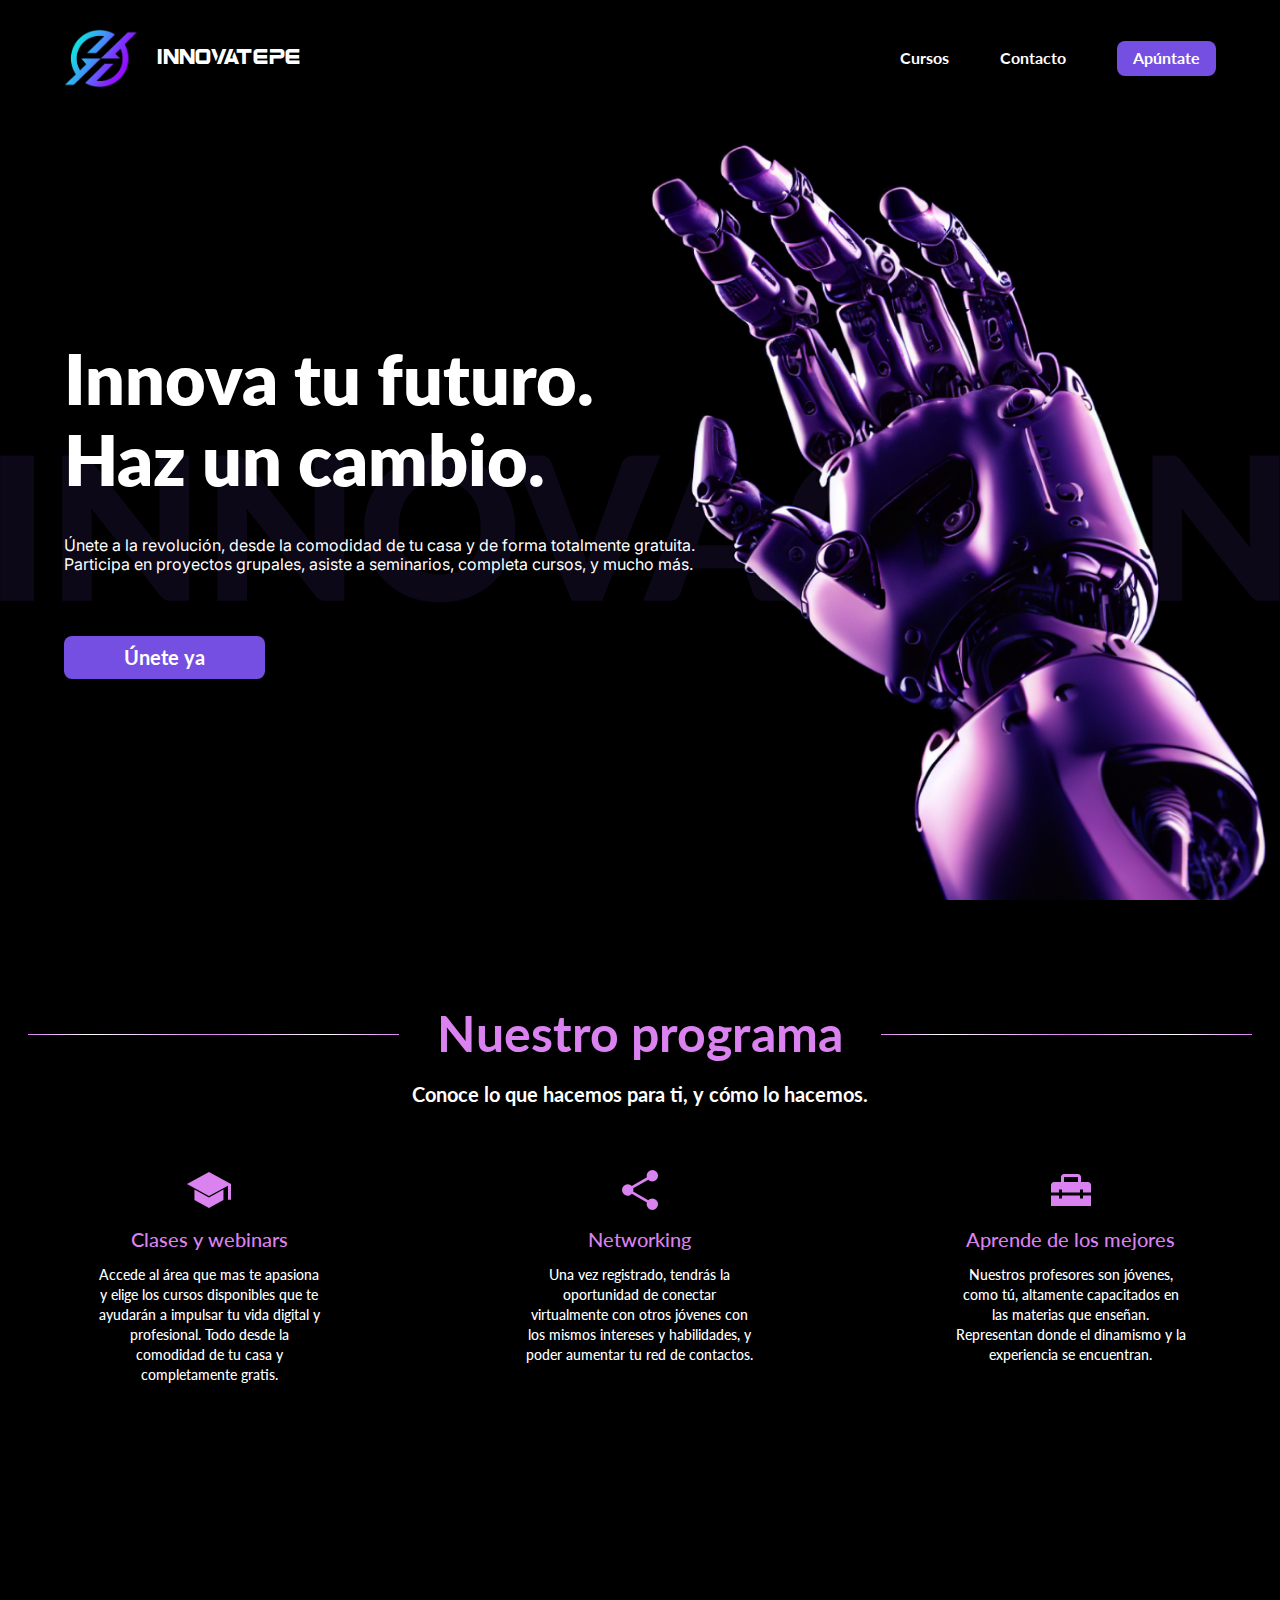
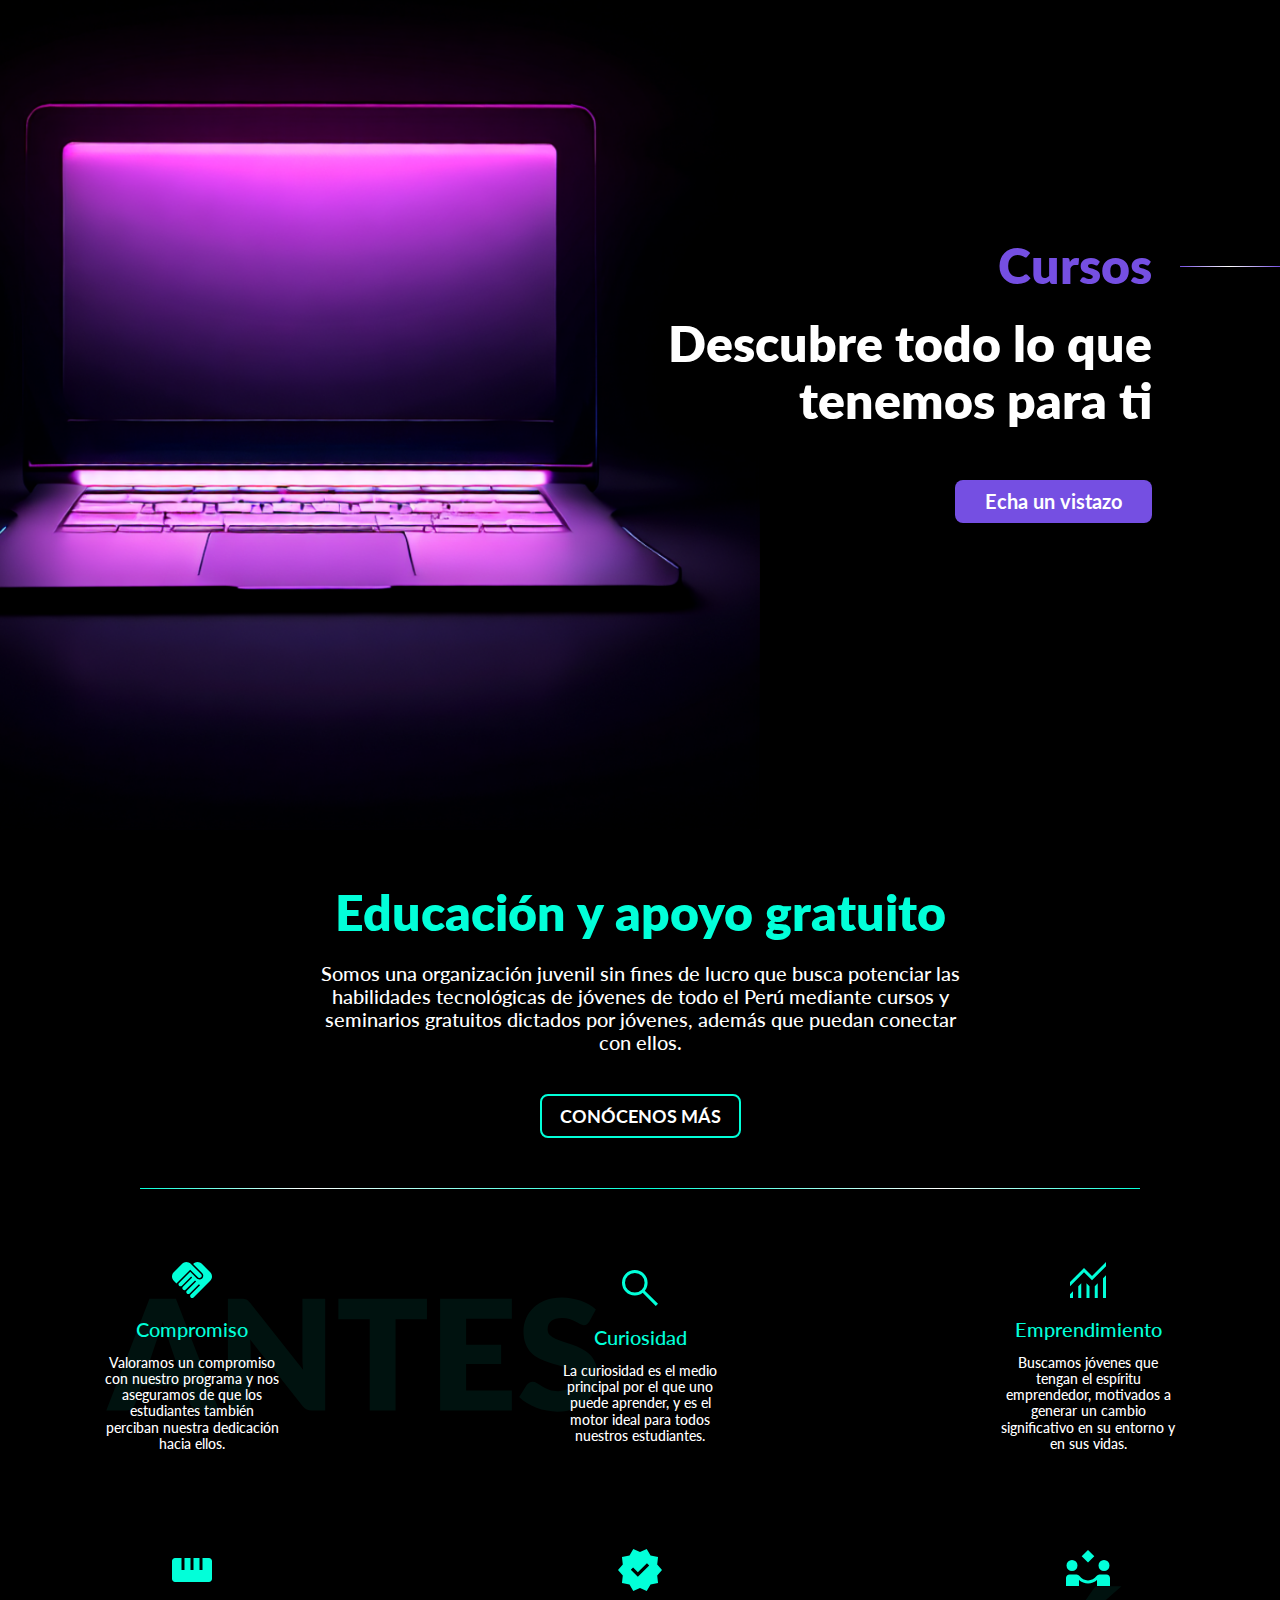
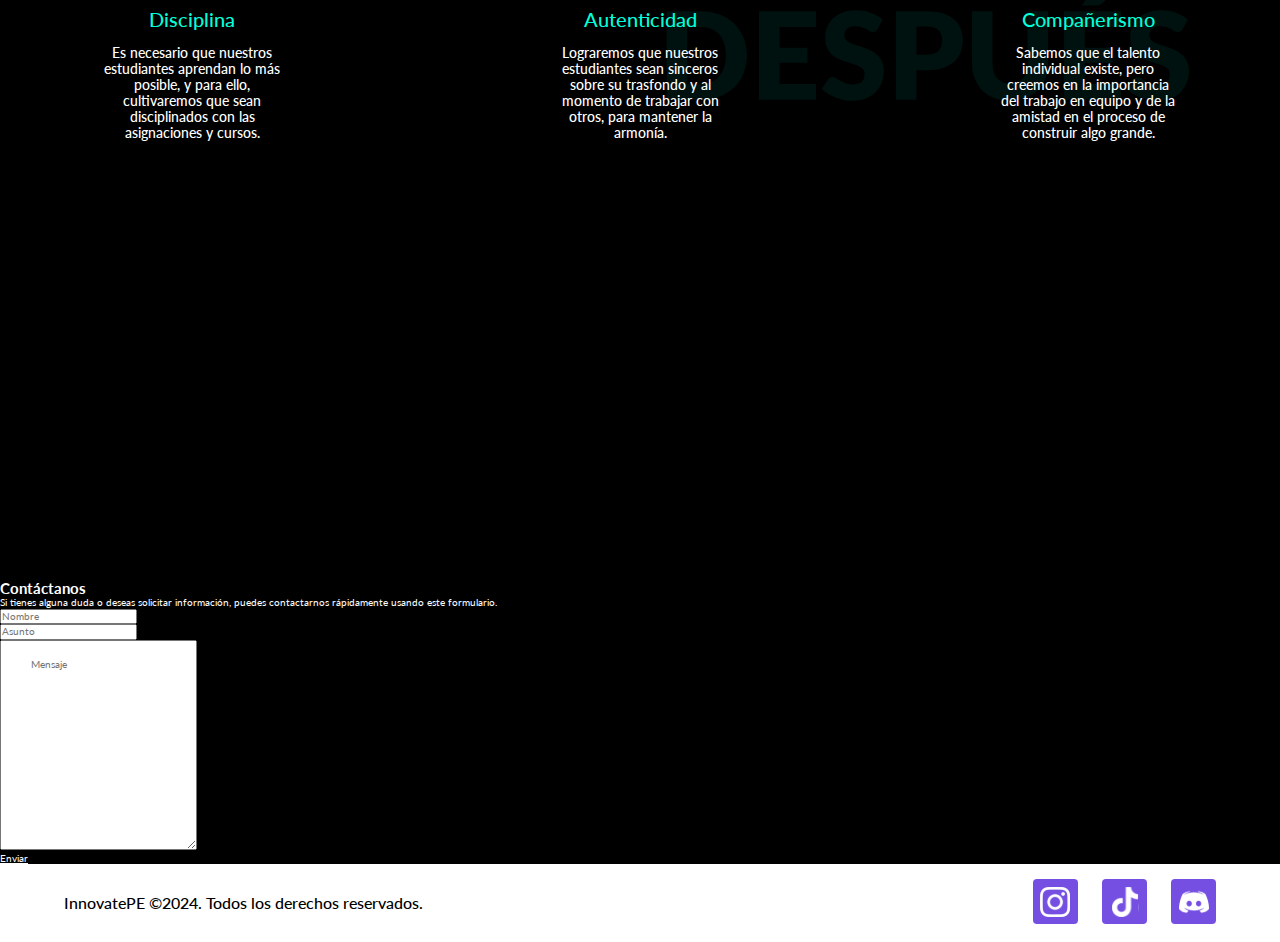
<file: index.html>
<!DOCTYPE html>
<html lang="es">
<head>
    <meta name="title" content="InnovatePE | Potencia tus habilidades digitales y ábrete paso en este nuevo mundo">
    <meta name="description" content="InnovatePE es una organización juvenil sin fines de lucro que busca ayudar a jóvenes de entre 12 y 21 años a desarrollar tempranamente sus habilidades digitales y tecnológicas, con el propósito de que sean más competitivos en el mercado laboral o en su entorno académico.">
    <meta name="og:title" content="InnovatePE | Potencia tus habilidades digitales y ábrete paso en este nuevo mundo">
    <meta name="og:description" content="InnovatePE es una organización juvenil sin fines de lucro que busca ayudar a jóvenes de entre 12 y 21 años a desarrollar tempranamente sus habilidades digitales y tecnológicas, con el propósito de que sean más competitivos en el mercado laboral o en su entorno académico.">
    <meta charset="UTF-8">
    <meta name="robots" content="index" />
    <meta name="googlebot" content="index" />
    <meta name="googlebot-news" content="index" />
    <meta name="slurp" content="index" />
    <meta name="viewport" content="width=device-width, initial-scale=1.0">
    <link rel="stylesheet" href="./css/reusables/reset.css">
    <link rel="stylesheet" href="./css/landing.css">
    <link rel="stylesheet" href="./css/reusables/navbar.css">
    <link rel="stylesheet" href="./css/reusables/footer.css">
    <link rel="icon" href="./res/icon-innovatepe.png">
    <style>
        @import url('https://fonts.googleapis.com/css2?family=Inter:wght@100;200;300;400;500;600;700;800;900&family=Lato:ital,wght@0,100;0,300;0,400;0,700;0,900;1,100;1,300;1,400;1,700;1,900&display=swap');
    </style>
    <title>InnovatePE | Potencia tus habilidades tecnológicas gratis</title>
</head>
<body>
    <header>
        <div class="left">
            <img src="./res/logo-innovatepe.png" alt="InnovatePE Logo">
            <h1>Innovatepe</h1>
        </div>
        <nav>
            <a href="./cursos.html">Cursos</a>
            <a href="#contacto-section">Contacto</a>
            <a target="_blank" class="highlighted" href="https://innovatepe.thinkific.com/courses/innovatepe">Apúntate</a>
            <div class="burger burger1">
                <div></div>
            </div>
            <div class="dropdown-content">
                <a href="./cursos.html">
                    <div class="svg-holder">
                        <svg xmlns="http://www.w3.org/2000/svg" height="48" viewBox="0 -960 960 960" width="48"><path d="M343-420h225v-60H343v60Zm0-90h395v-60H343v60Zm0-90h395v-60H343v60Zm-83 400q-24 0-42-18t-18-42v-560q0-24 18-42t42-18h560q24 0 42 18t18 42v560q0 24-18 42t-42 18H260ZM140-80q-24 0-42-18t-18-42v-620h60v620h620v60H140Z"/></svg>
                    </div>
                    Cursos
                </a>
                <a href="#contacto-section">
                    <div class="svg-holder">
                        <svg xmlns="http://www.w3.org/2000/svg" height="48" viewBox="0 -960 960 960" width="48"><path d="M120-160v-245l302-75-302-77v-243l760 320-760 320Z"/></svg>
                    </div>
                    Contacto
                </a>
                <a target="_blank" href="https://innovatepe.thinkific.com/courses/innovatepe">
                    <div class="svg-holder">
                        <svg xmlns="http://www.w3.org/2000/svg" height="48" viewBox="0 -960 960 960" width="48"><path d="M180-12q-24 0-42-18t-18-42v-600q0-24 18-42t42-18h405L300-446v254h254l286-288v408q0 24-18 42t-42 18H180Zm180-240v-170l302-302 171 168-303 304H360Zm516-347L705-767l57-57q17-17 42.5-17t42.5 18l84 85q17 18 17 42.5T930-654l-54 55Z"/></svg>
                    </div>
                    Apúntate
                </a>
            </div>
        </nav>
    </header>

    <section class="hero-section">
        <div class="text-container">
            <h2>Innova tu futuro.<br>Haz un cambio.</h2>
            <p>Únete a la revolución, desde la comodidad de tu casa y de forma totalmente gratuita. Participa en proyectos grupales, asiste a seminarios, completa cursos, y mucho más.</p>
            <a href="https://innovatepe.thinkific.com/courses/innovatepe">Únete ya</a>
        </div>
    </section>

    <section class="program-section">
        <div class="lined-heading">
            <div class="heading-line"></div>
            <h2>Nuestro programa</h2>
            <div class="heading-line"></div>
        </div>
        <p>Conoce lo que hacemos para ti, y cómo lo hacemos.</p>
        <div class="program-container">
            <div class="program-content">
                <img src="./res/icons/landing/class-icon.svg" alt="education icon">
                <h4>Clases y webinars</h4>
                <p>Accede al área que mas te apasiona y elige los cursos disponibles que te ayudarán a impulsar tu vida digital y profesional. Todo desde la comodidad de tu casa y completamente gratis.</p>
            </div>
            <div class="program-content">
                <img src="./res/icons/landing/share-icon.svg" alt="share icon">
                <h4>Networking</h4>
                <p>Una vez registrado, tendrás la oportunidad de conectar virtualmente con otros jóvenes con los mismos intereses y habilidades, y poder aumentar tu red de contactos.</p>
            </div>
            <div class="program-content">
                <img src="./res/icons/landing/work-icon.svg" alt="work icon">
                <h4>Aprende de los mejores</h4>
                <p>Nuestros profesores son jóvenes, como tú, altamente capacitados en las materias que enseñan. Representan donde el dinamismo y la experiencia se encuentran.</p>
            </div>
        </div>
    </section>

    <section id="cursos-section" class="courses-section">
        <div class="laptop-overlay"></div>
        <div class="right">
            <div>
                <h3>Cursos</h3>
                <div class="right-line"></div>
            </div>
            <h2>Descubre todo lo que tenemos para ti</h2>
            <a href="./cursos.html">Echa un vistazo</a>
        </div>
    </section>

    <section class="about-section">
        <div class="top">
            <h2>Educación y apoyo gratuito</h2>
            <p>Somos una organización juvenil sin fines de lucro que busca potenciar las habilidades tecnológicas de jóvenes de todo el Perú mediante cursos y seminarios gratuitos dictados por jóvenes, además que puedan conectar con ellos.</p>
            <a href="./nosotros.html">Conócenos más</a>
        </div>

        <div class="section-inner-separator"></div>

        <div class="values">
            <div class="before-values">
                <div class="value">
                    <img src="./res/icons/landing/handshake-icon.svg" alt="handshake icon">
                    <h4>Compromiso</h4>
                    <p>Valoramos un compromiso con nuestro programa y nos aseguramos de que los estudiantes también perciban nuestra dedicación hacia ellos.</p>
                </div>
                <div class="value">
                    <img src="./res/icons/landing/lupa-icon.svg" alt="lupa icon">
                    <h4>Curiosidad</h4>
                    <p>La curiosidad es el medio principal por el que uno puede aprender, y es el motor ideal para todos nuestros estudiantes.</p>
                </div>
                <div class="value">
                    <img src="./res/icons/landing/data-icon.svg" alt="data icon">
                    <h4>Emprendimiento</h4>
                    <p>Buscamos jóvenes que tengan el espíritu emprendedor, motivados a generar un cambio significativo en su entorno y en sus vidas.</p>
                </div>
            </div>
            <div class="after-values">
                <div class="value">
                    <img src="./res/icons/landing/ruler-icon.svg" alt="ruler icon">
                    <h4>Disciplina</h4>
                    <p>Es necesario que nuestros estudiantes aprendan lo más posible, y para ello, cultivaremos que sean disciplinados con las asignaciones y cursos.</p>
                </div>
                <div class="value">
                    <img src="./res/icons/landing/verified-icon.svg" alt="verified icon">
                    <h4>Autenticidad</h4>
                    <p>Lograremos que nuestros estudiantes sean sinceros sobre su trasfondo y al momento de trabajar con otros, para mantener la armonía. </p>
                </div>
                <div class="value">
                    <img src="./res/icons/landing/partner-icon.svg" alt="partner icon">
                    <h4>Compañerismo</h4>
                    <p>Sabemos que el talento individual existe, pero creemos en la importancia del trabajo en equipo y de la amistad en el proceso de construir algo grande.</p>
                </div>
            </div>
        </div>
    </section>

    <section id="contacto-section" class="contact-section">
        <div class="text-container">
            <h2>Contáctanos</h2>
            <p>Si tienes alguna duda o deseas solicitar información, puedes contactarnos rápidamente usando este formulario.</p>
        </div>
        <form>
            <div class="input-holder">
                <input id="name-input" type="text" placeholder="Nombre">
            </div>
            <div class="input-holder">
                <input id="subject-input" type="text" placeholder="Asunto">
            </div>
            <div class="input-holder">
                <textarea style="padding: 1.8rem 3rem;" cols="0" rows="15" name="message-textarea" id="message-input" placeholder="Mensaje"></textarea>
            </div>
            <a target="_blank" id="contact-send-button" href="#">Enviar</a>
        </form>
    </section>

    <footer>
        <div class="left">
            <span>InnovatePE ©2024. Todos los derechos reservados.</span>
        </div>
        <div class="right">
            <a target="_blank" href="https://www.instagram.com/innovate.pe._?igsh=dGI1MzNmZmNkdWF6">
                <img src="./res/socials/instagram-purple.svg" alt="instagram icon">
            </a>
            <a target="_blank" href="http://tiktok.com/@innovate.pe_">
                <img src="./res/socials/tiktok-purple.svg" alt="tiktok icon">
            </a>
            <a target="_blank" href="https://discord.gg/KTek4aeGDn">
                <img src="./res/socials/discord-purple.svg" alt="discord icon">
            </a>
        </div>
    </footer>

    <script src="./js/index.js"></script>
    <script src="./js/navbar.js"></script>
</body>
</html>
</file>
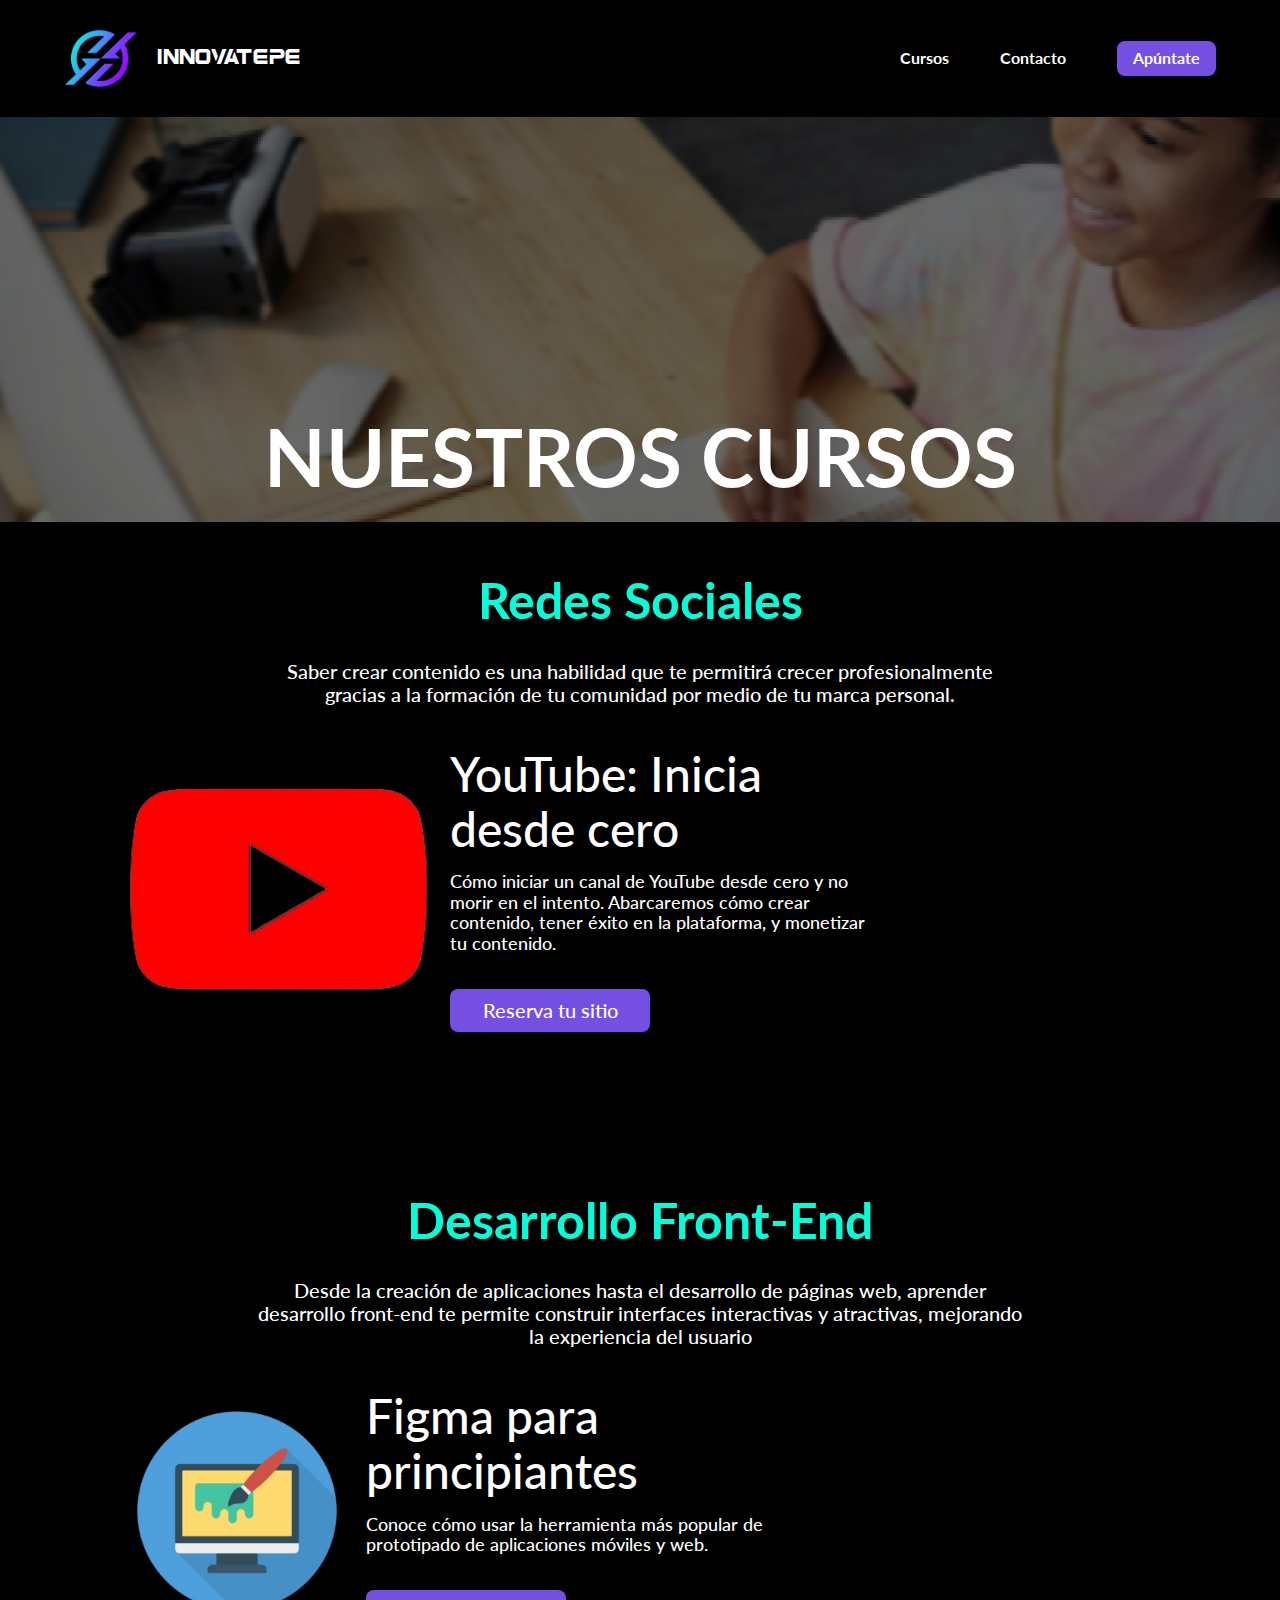
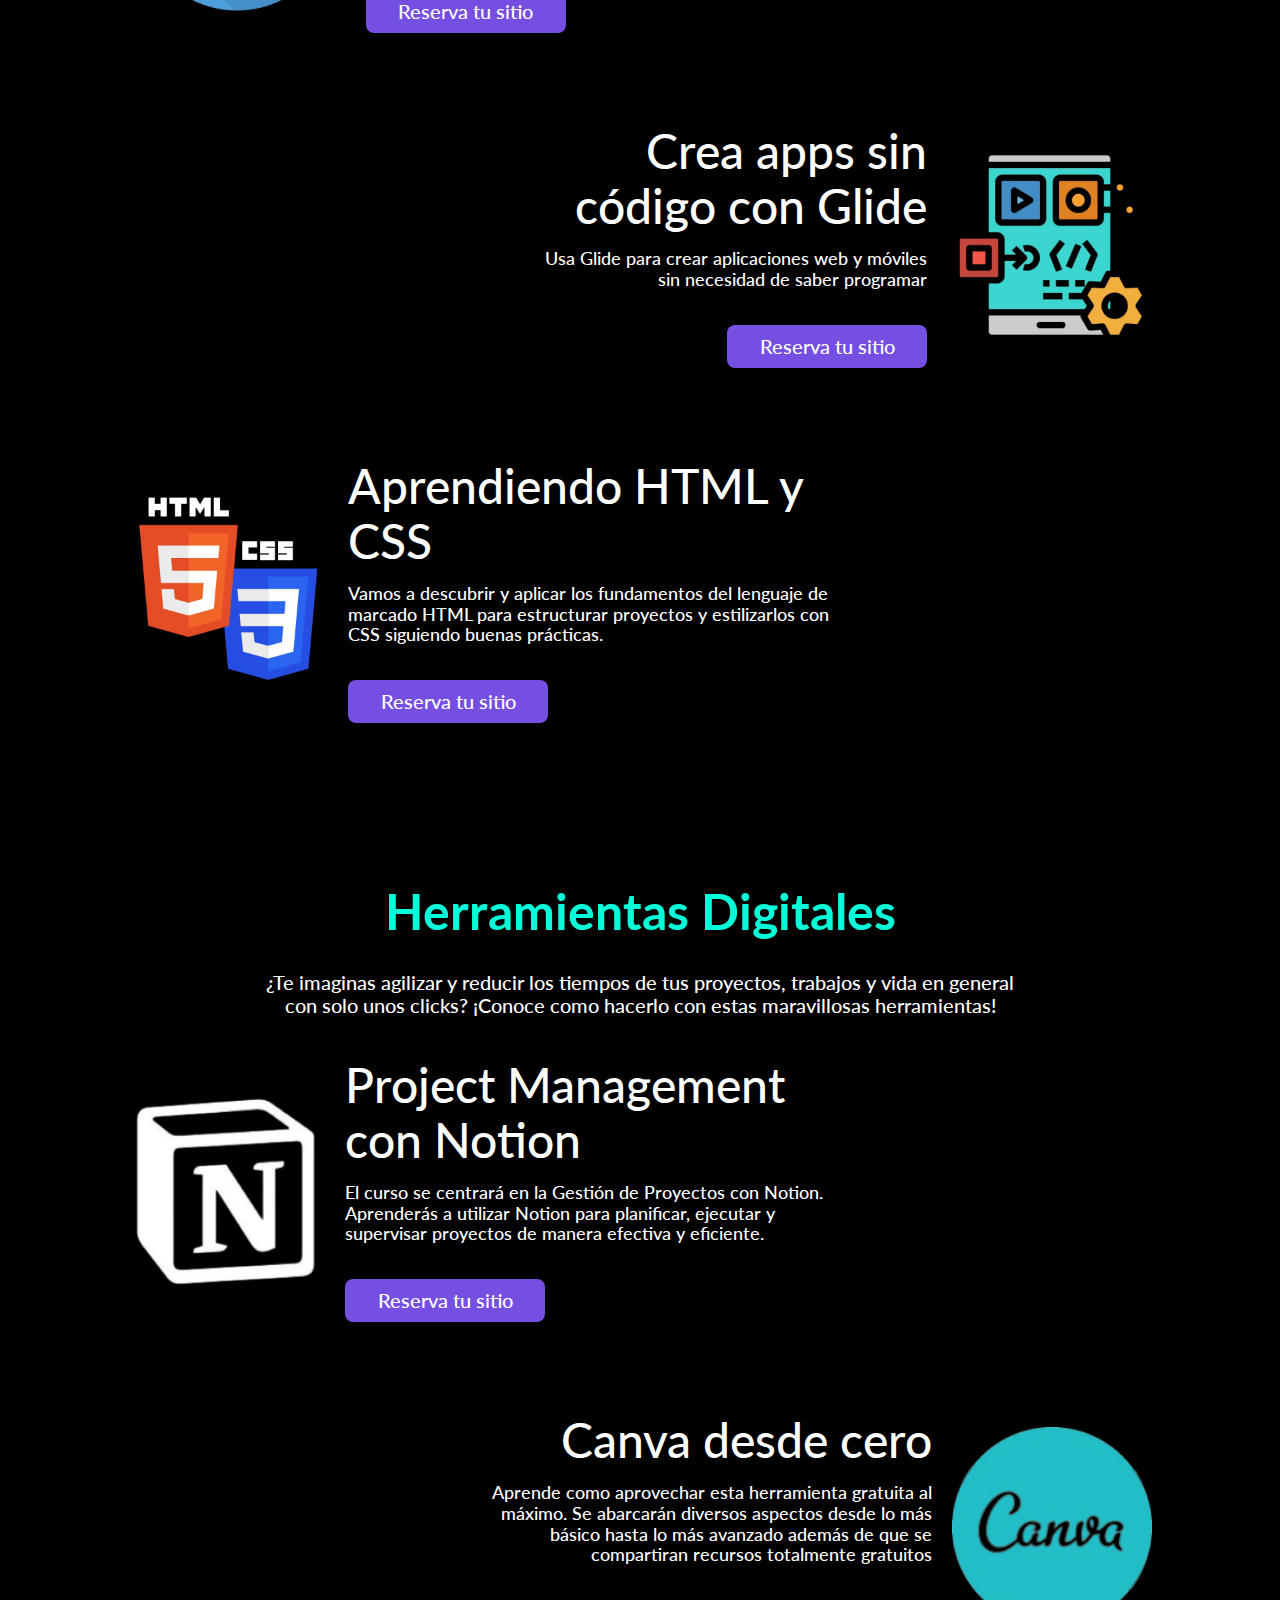
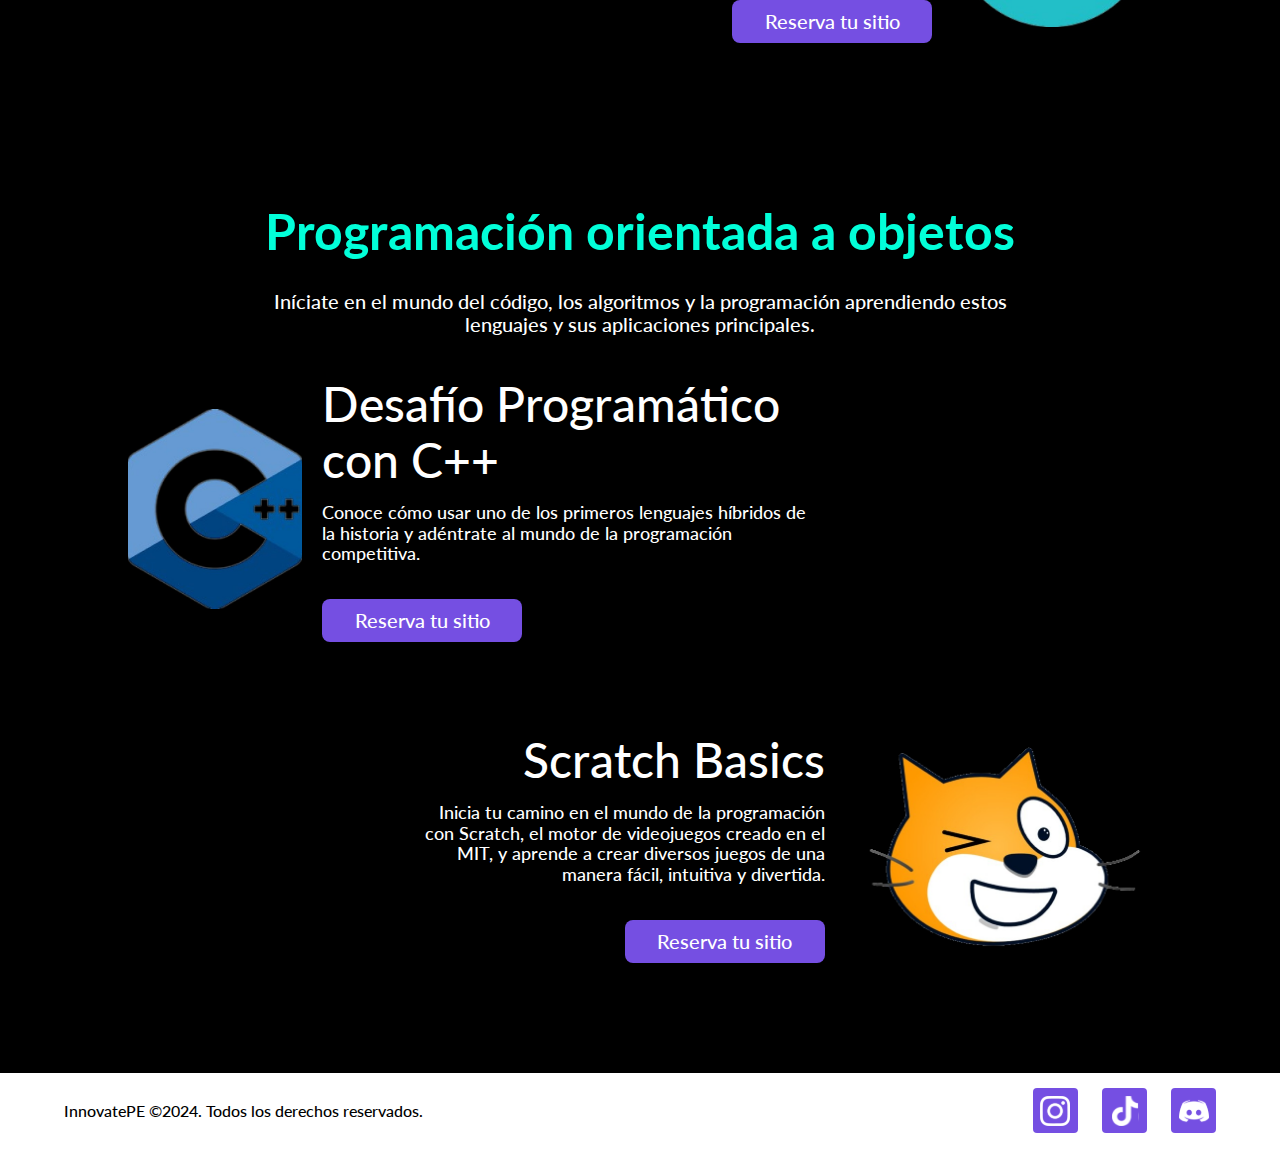
<file: cursos.html>
<!DOCTYPE html>
<html lang="es">
<head>
    <meta charset="UTF-8">
    <meta name="viewport" content="width=device-width, initial-scale=1.0">
    <META HTTP-EQUIV="CACHE-CONTROL" CONTENT="NO-CACHE">
    <meta name="robots" content="index" />
    <meta name="googlebot" content="index" />
    <meta name="googlebot-news" content="index" />
    <meta name="slurp" content="index" />
    <link rel="stylesheet" href="./css/reusables/reset.css">
    <link rel="stylesheet" href="./css/cursos.css">
    <link rel="stylesheet" href="./css/reusables/navbar.css">
    <link rel="stylesheet" href="./css/reusables/footer.css">
    <link rel="icon" href="./res/icon-innovatepe.png">
    <style>
        @import url('https://fonts.googleapis.com/css2?family=Inter:wght@100;200;300;400;500;600;700;800;900&family=Lato:ital,wght@0,100;0,300;0,400;0,700;0,900;1,100;1,300;1,400;1,700;1,900&display=swap');
    </style>
    <title>Cursos | InnovatePE</title>
</head>
<body>
    <header>
        <div class="left" onclick="window.location = './index.html'">
            <img src="./res/logo-innovatepe.png" alt="Innovatepe Logo">
            <h1>InnovatePE</h1>
        </div>
        <nav>
            <a href="#">Cursos</a>
            <a href="./index.html#contacto-section">Contacto</a>
            <a target="_blank" class="highlighted" href="https://innovatepe.thinkific.com/courses/innovatepe">Apúntate</a>
            <div class="burger burger1">
                <div></div>
            </div>
            <div class="dropdown-content">
                <a href="./cursos.html">
                    <div class="svg-holder">
                        <svg xmlns="http://www.w3.org/2000/svg" height="48" viewBox="0 -960 960 960" width="48"><path d="M343-420h225v-60H343v60Zm0-90h395v-60H343v60Zm0-90h395v-60H343v60Zm-83 400q-24 0-42-18t-18-42v-560q0-24 18-42t42-18h560q24 0 42 18t18 42v560q0 24-18 42t-42 18H260ZM140-80q-24 0-42-18t-18-42v-620h60v620h620v60H140Z"/></svg>
                    </div>
                    Cursos
                </a>
                <a href="./index.html#contacto-section">
                    <div class="svg-holder">
                        <svg xmlns="http://www.w3.org/2000/svg" height="48" viewBox="0 -960 960 960" width="48"><path d="M120-160v-245l302-75-302-77v-243l760 320-760 320Z"/></svg>
                    </div>
                    Contacto
                </a>
                <a target="_blank" href="https://innovatepe.thinkific.com/courses/innovatepe">
                    <div class="svg-holder">
                        <svg xmlns="http://www.w3.org/2000/svg" height="48" viewBox="0 -960 960 960" width="48"><path d="M180-12q-24 0-42-18t-18-42v-600q0-24 18-42t42-18h405L300-446v254h254l286-288v408q0 24-18 42t-42 18H180Zm180-240v-170l302-302 171 168-303 304H360Zm516-347L705-767l57-57q17-17 42.5-17t42.5 18l84 85q17 18 17 42.5T930-654l-54 55Z"/></svg>
                    </div>
                    Apúntate
                </a>
            </div>
        </nav>
    </header>

    <section class="hero-section">
        <div class="hero-container">
            <h1>Nuestros cursos</h1>
        </div>
    </section>

    <section class="course-section">
        <div class="lined-heading">
            <div class="heading-line"></div>
            <h2>Redes Sociales</h2>
            <div class="heading-line"></div>
        </div>
        <p class="course-desc">
            Saber crear contenido es una habilidad que te permitirá crecer profesionalmente gracias a la formación de tu comunidad por medio de tu marca personal.
        </p>
        <div class="course left">
            <img src="./res/courses/youtube-image.jpg" alt="course image">
            <div class="text-container">
                <h3>YouTube: Inicia desde cero</h3>
                <p>Cómo iniciar un canal de YouTube desde cero y no morir en el intento. Abarcaremos cómo crear contenido, tener éxito en la plataforma, y monetizar tu contenido.</p>
                <a href="https://innovatepe.thinkific.com/courses/innovatepe">Reserva tu sitio</a>
            </div>
        </div>
    </section>

    <section class="course-section">
        <div class="lined-heading">
            <div class="heading-line"></div>
            <h2>Desarrollo Front-End</h2>
            <div class="heading-line"></div>
        </div>
        <p class="course-desc">
            Desde la creación de aplicaciones hasta el desarrollo de páginas web, aprender desarrollo front-end te permite construir interfaces interactivas y atractivas, mejorando la experiencia del usuario</p>
        <div class="course left">
            <img src="./res/courses/figma-image.jpg" alt="course image">
            <div class="text-container">
                <h3>Figma para principiantes</h3>
                <p>Conoce cómo usar la herramienta más popular de prototipado de aplicaciones móviles y web.</p>
                <a href="https://innovatepe.thinkific.com/courses/innovatepe">Reserva tu sitio</a>
            </div>
        </div>
        <div class="course right">
            <div class="text-container">
                <h3>Crea apps sin código con Glide</h3>
                <p>Usa Glide para crear aplicaciones web y móviles sin necesidad de saber programar</p>
                <a href="https://innovatepe.thinkific.com/courses/innovatepe">Reserva tu sitio</a>
            </div>
            <img src="./res/courses/glide-image.jpg" alt="course image">
        </div>
        <div class="course left">
            <img src="./res/courses/htmlcss-image.jpg" alt="course image">
            <div class="text-container">
                <h3>Aprendiendo HTML y CSS</h3>
                <p>Vamos a descubrir y aplicar los fundamentos del lenguaje de marcado HTML para estructurar proyectos y estilizarlos con CSS siguiendo buenas prácticas.</p>
                <a href="https://innovatepe.thinkific.com/courses/innovatepe">Reserva tu sitio</a>
            </div>
        </div>
    </section>

    <section class="course-section">
        <div class="lined-heading">
            <div class="heading-line"></div>
            <h2>Herramientas Digitales</h2>
            <div class="heading-line"></div>
        </div>
        <p class="course-desc">
            ¿Te imaginas agilizar y reducir los tiempos de tus proyectos, trabajos y vida en general con solo unos clicks? ¡Conoce como hacerlo con estas maravillosas herramientas!
        </p>
        <div class="course left">
            <img src="./res/courses/notion-image.jpg" alt="course image">
            <div class="text-container">
                <h3>Project Management con Notion</h3>
                <p>El curso se centrará en la Gestión de Proyectos con Notion. Aprenderás a utilizar Notion para planificar, ejecutar y supervisar proyectos de manera efectiva y eficiente.</p>
                <a href="https://innovatepe.thinkific.com/courses/innovatepe">Reserva tu sitio</a>
            </div>
        </div>
        <div class="course right">
            <div class="text-container">
                <h3>Canva desde cero</h3>
                <p>Aprende como aprovechar esta herramienta gratuita al máximo. Se abarcarán diversos aspectos desde lo más básico hasta lo más avanzado además de que se compartiran recursos totalmente gratuitos</p>
                <a href="https://innovatepe.thinkific.com/courses/innovatepe">Reserva tu sitio</a>
            </div>
            <img src="./res/courses/canva-image.jpg" alt="course image">
        </div>
    </section>

    <section class="course-section">
        <div class="lined-heading">
            <div class="heading-line"></div>
            <h2>Programación orientada a objetos</h2>
            <div class="heading-line"></div>
        </div>
        <p class="course-desc">
            Iníciate en el mundo del código, los algoritmos y la programación aprendiendo estos lenguajes y sus aplicaciones principales.</p>
        <div class="course left">
            <img src="./res/courses/cplusplus-image.jpg" alt="course image">
            <div class="text-container">
                <h3>Desafío Programático con C++</h3>
                <p>Conoce cómo usar uno de los primeros lenguajes híbridos de la historia y adéntrate al mundo de la programación competitiva.</p>
                <a href="https://innovatepe.thinkific.com/courses/innovatepe">Reserva tu sitio</a>
            </div>
        </div>
        <div class="course right">
            <div class="text-container">
                <h3>Scratch Basics</h3>
                <p>Inicia tu camino en el mundo de la programación con Scratch, el motor de videojuegos creado en el MIT, y aprende a crear diversos juegos de una manera fácil, intuitiva y divertida.</p>
                <a href="https://innovatepe.thinkific.com/courses/innovatepe">Reserva tu sitio</a>
            </div>
            <img src="./res/courses/scratch-image.png" alt="course image">
        </div>
    </section>

    <footer>
        <div class="left">
            <span>InnovatePE ©2024. Todos los derechos reservados.</span>
        </div>
        <div class="right">
            <a target="_blank" href="https://www.instagram.com/innovate.pe._?igsh=dGI1MzNmZmNkdWF6">
                <img src="./res/socials/instagram-purple.svg" alt="instagram icon">
            </a>
            <a target="_blank" href="http://tiktok.com/@innovate.pe_">
                <img src="./res/socials/tiktok-purple.svg" alt="tiktok icon">
            </a>
            <a target="_blank" href="https://discord.gg/KTek4aeGDn">
                <img src="./res/socials/discord-purple.svg" alt="discord icon">
            </a>
        </div>
    </footer>

    <script src="./js/navbar.js"></script>
</body>
</html>
</file>
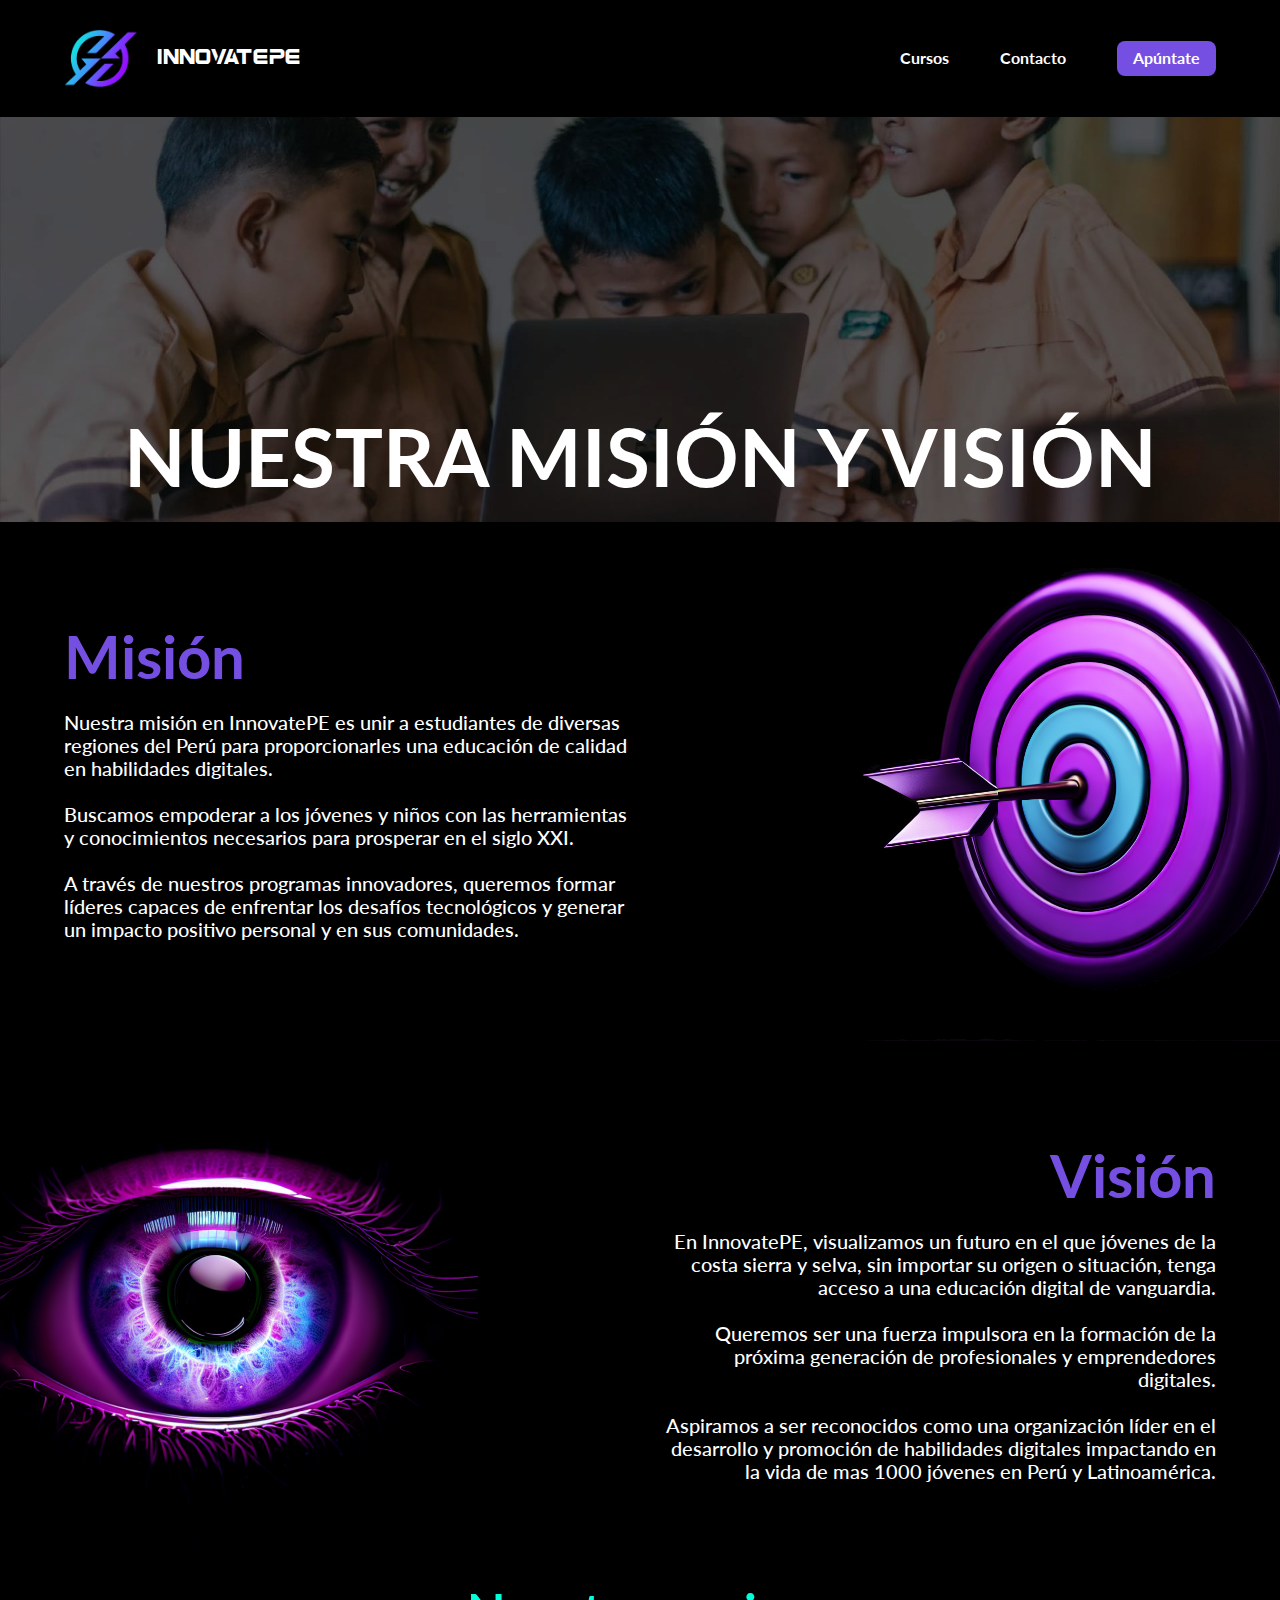
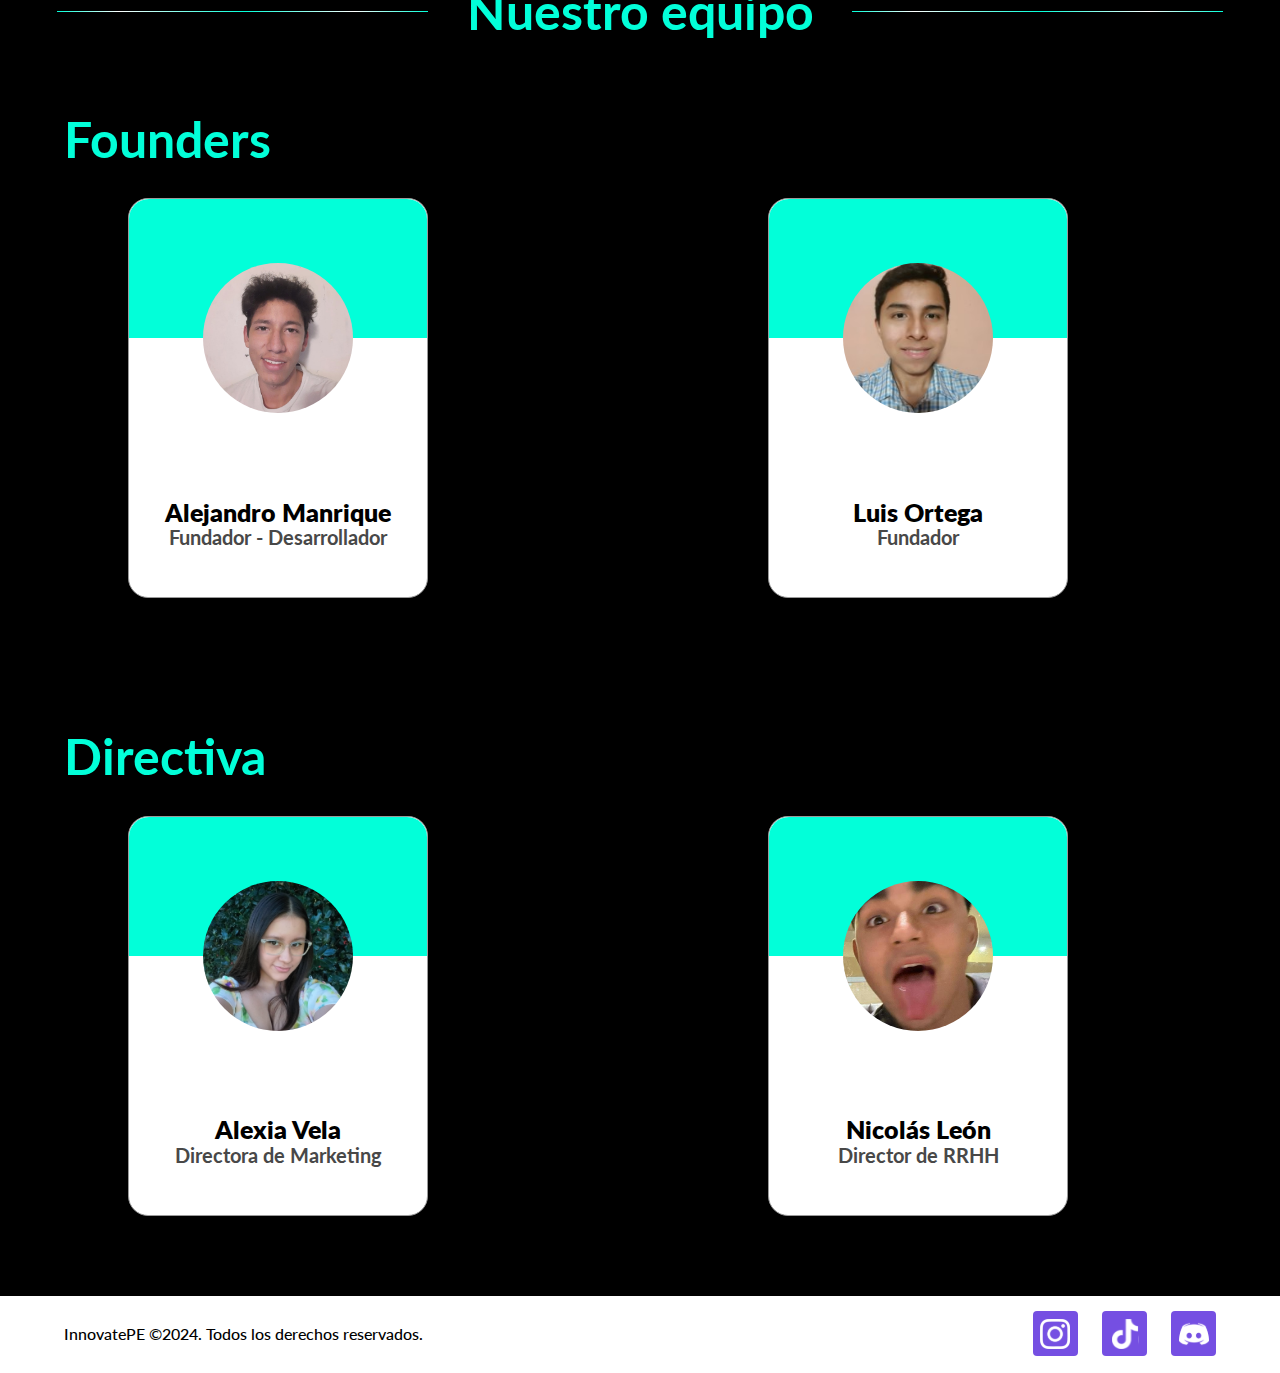
<file: nosotros.html>
<!DOCTYPE html>
<html lang="es">
<head>
    <meta charset="UTF-8">
    <meta name="viewport" content="width=device-width, initial-scale=1.0">
    <meta HTTP-EQUIV="CACHE-CONTROL" CONTENT="NO-CACHE">
    <meta name="robots" content="index" />
    <meta name="googlebot" content="index" />
    <meta name="googlebot-news" content="index" />
    <meta name="slurp" content="index" />
    <link rel="stylesheet" href="./css/reusables/reset.css">
    <link rel="stylesheet" href="./css/nosotros.css">
    <link rel="stylesheet" href="./css/reusables/navbar.css">
    <link rel="stylesheet" href="./css/reusables/footer.css">
    <link rel="icon" href="./res/icon-innovatepe.png">
    <style>
        @import url('https://fonts.googleapis.com/css2?family=Inter:wght@100;200;300;400;500;600;700;800;900&family=Lato:ital,wght@0,100;0,300;0,400;0,700;0,900;1,100;1,300;1,400;1,700;1,900&display=swap');
    </style>
    <title>Nosotros | InnovatePE</title>
</head>
<body>
    <header>
        <div class="left" onclick="window.location = './index.html'">
            <img src="./res/logo-innovatepe.png" alt="InnovatePE Logo">
            <h1>InnovatePE</h1>
        </div>
        <nav>
            <a href="./cursos.html">Cursos</a>
            <a href="./index.html#contacto-section">Contacto</a>
            <a target="_blank" class="highlighted" href="https://innovatepe.thinkific.com/courses/innovatepe">Apúntate</a>
            <div class="burger burger1">
                <div></div>
            </div>
            <div class="dropdown-content">
                <a href="./cursos.html">
                    <div class="svg-holder">
                        <svg xmlns="http://www.w3.org/2000/svg" height="48" viewBox="0 -960 960 960" width="48"><path d="M343-420h225v-60H343v60Zm0-90h395v-60H343v60Zm0-90h395v-60H343v60Zm-83 400q-24 0-42-18t-18-42v-560q0-24 18-42t42-18h560q24 0 42 18t18 42v560q0 24-18 42t-42 18H260ZM140-80q-24 0-42-18t-18-42v-620h60v620h620v60H140Z"/></svg>
                    </div>
                    Cursos
                </a>
                <a href="./index.html#contacto-section">
                    <div class="svg-holder">
                        <svg xmlns="http://www.w3.org/2000/svg" height="48" viewBox="0 -960 960 960" width="48"><path d="M120-160v-245l302-75-302-77v-243l760 320-760 320Z"/></svg>
                    </div>
                    Contacto
                </a>
                <a target="_blank" href="https://innovatepe.thinkific.com/courses/innovatepe">
                    <div class="svg-holder">
                        <svg xmlns="http://www.w3.org/2000/svg" height="48" viewBox="0 -960 960 960" width="48"><path d="M180-12q-24 0-42-18t-18-42v-600q0-24 18-42t42-18h405L300-446v254h254l286-288v408q0 24-18 42t-42 18H180Zm180-240v-170l302-302 171 168-303 304H360Zm516-347L705-767l57-57q17-17 42.5-17t42.5 18l84 85q17 18 17 42.5T930-654l-54 55Z"/></svg>
                    </div>
                    Apúntate
                </a>
            </div>
        </nav>
    </header>

    <section class="hero-section">
        <div class="hero-container">
            <h1>Nuestra Misión y Visión</h1>
        </div>
    </section>
    
    <section class="mission-section">
        <div class="text-container">
            <h2>Misión</h2>
            <p>Nuestra misión en InnovatePE es unir a estudiantes de diversas regiones del Perú para proporcionarles una educación de calidad en habilidades digitales. 
                <br><br>
                Buscamos empoderar a los jóvenes y niños con las herramientas y conocimientos necesarios para prosperar en el siglo XXI. 
                <br><br>
                A través de nuestros programas innovadores, queremos formar líderes capaces de enfrentar los desafíos tecnológicos y generar un impacto positivo personal y en sus comunidades.</p>
        </div>
        <div class="picture-overlay"></div>
    </section>
    <section class="vision-section">
        <div class="picture-overlay"></div>
        <div class="text-container">
            <h2>Visión</h2>
            <p style="text-align: right;">En InnovatePE, visualizamos un futuro en el que jóvenes de la costa sierra y selva, sin importar su origen o situación, tenga acceso a una educación digital de vanguardia.
                <br><br>
                Queremos ser una fuerza impulsora en la formación de la próxima generación de profesionales y emprendedores digitales.
                <br><br>
                Aspiramos a ser reconocidos como una organización líder en el desarrollo y promoción de habilidades digitales impactando en la vida de mas 1000 jóvenes en Perú y Latinoamérica.</p>
        </div>
    </section>

    <section class="team-section">
        <div class="lined-heading">
            <div class="heading-line"></div>
            <h2>Nuestro equipo</h2>
            <div class="heading-line"></div>
        </div>
        <section class="team-members">
            <h3>Founders</h3>
            <div class="members-container">
                <div class="member">
                    <div class="profile-container">
                        <img src="./res/photos/alejandro-profile.jpg" alt="profile picture">
                    </div>
                    <div class="text-container">
                        <h4>Alejandro Manrique</h4>
                        <h5>Fundador - Desarrollador</h5>
                    </div>
                </div>
                <div class="member">
                    <div class="profile-container">
                        <img src="./res/photos/luis-profile.jpg" alt="profile picture">
                    </div>
                    <div class="text-container">
                        <h4>Luis Ortega</h4>
                        <h5>Fundador</h5>
                    </div>
                </div>
            </div>
        </section>
        <section class="team-members">
            <h3>Directiva</h3>
            <div class="members-container">
                <div class="member">
                    <div class="profile-container">
                        <img src="./res/photos/alexia-profile.jpg" alt="profile picture">
                    </div>
                    <div class="text-container">
                        <h4>Alexia Vela</h4>
                        <h5>Directora de Marketing</h5>
                    </div>
                </div>
                <div class="member">
                    <div class="profile-container">
                        <img src="./res/photos/nicolas-profile.jpg" alt="profile picture">
                    </div>
                    <div class="text-container">
                        <h4>Nicolás León</h4>
                        <h5>Director de RRHH</h5>
                    </div>
                </div>
            </div>
        </section>
    </section>

    <footer>
        <div class="left">
            <span>InnovatePE ©2024. Todos los derechos reservados.</span>
        </div>
        <div class="right">
            <a target="_blank" href="https://www.instagram.com/innovate.pe._?igsh=dGI1MzNmZmNkdWF6">
                <img src="./res/socials/instagram-purple.svg" alt="instagram icon">
            </a>
            <a target="_blank" href="http://tiktok.com/@innovate.pe_">
                <img src="./res/socials/tiktok-purple.svg" alt="tiktok icon">
            </a>
            <a target="_blank" href="https://discord.gg/KTek4aeGDn">
                <img src="./res/socials/discord-purple.svg" alt="discord icon">
            </a>
        </div>
    </footer>
    
    <script src="./js/navbar.js"></script>
</body>
</html>
</file>
<file: css/landing.css>
@font-face {
    font-family: "Innovatech"; 
    src: url('../font/BigerOver-ywyr3.ttf') format('truetype');
}
:root {
    --colorPrimario: #000;
    --colorSecundario: #fff;
    --acento1: #02FFD9;
    --acento2: #555EE1;
    --acento3: #754FE2;
    --acento4: #DB82F1;
}

*{
    font-family: 'Lato';
    color: #fff;
}
body {
    background-color: #000;
}

header {
    width: 100%;
    background-color: #000;
    height: 13vh;
    display: flex;
    justify-content: space-between;
    align-items: center;
    gap: 3vw;
    padding: 1vh 5vw;
}
header .left {
    height: 100%;
    display: flex;
    align-items: center;
    gap: 1.5vw;
}
header img {
    height: 60%;
    width: auto;
}
header h1 {
    font-family: 'Innovatech';
    font-size: 2rem;
    font-weight: 400;
    text-transform: uppercase;
}
header nav {
    display: flex;
    justify-content: end;
    align-items: center;
    gap: 4vw;
}
header nav > a {
    color: #FFF;
    font-size: 1.6rem;
    font-weight: 700;
    text-decoration: none;
    text-align: center;
}
header nav > a:not(.highlighted):hover{
    text-decoration: underline;
}
header nav > a.highlighted {
    padding: 0.8rem 1.6rem;
    border-radius: 0.8rem;
    background: rgb(117, 79, 226);
    transition: all 0.3s;
}
header nav > a.highlighted:hover {
    opacity: 0.85;
}

/**Hero section*/
.hero-section {
    width: 100%;
    position: relative;
    height: 87vh;
    background-color: #000;
    display: flex;
    flex-direction: column;
    align-items: start;
    padding: max(5vh, 3rem) 5vw;
    background-image: url('../res/robot-hand-transparent.png'), url('../res/text-background-innovacion.svg');
    background-position: bottom right, center;
    background-repeat: no-repeat, no-repeat;
    background-size: contain;
}
.hero-section .text-container {
    width: 55%;
    height: 100%;
    display: flex;
    flex-direction: column;
    justify-content: center;
    gap: max(3vh, 2rem);
}
.hero-section .text-container h2 {
    color: #FFF;
    font-size: 7rem;
    font-weight: 800;
    margin-bottom: 1rem;
}
.hero-section .text-container p {
    color: #FFF;
    font-family: 'Inter';
    font-size: 1.6rem;
    font-weight: 400;
    margin-bottom: max(4vh, 2.5rem);
}
.hero-section .text-container a {
    width: fit-content;
    padding: 1rem 6rem;
    border-radius: 0.8rem;
    background: #754FE2;
    color: #FFF;
    font-size: 2rem;
    text-decoration: none;
    font-weight: 700;
    transition: all 0.3s;
}
.hero-section .text-container a:hover {
    opacity: 0.85;
}
@media only screen and (max-width: 1000px) {
    .hero-section {
        background-image: url('../res/robot-hand-transparent.png');
        padding: 0;
        background-position: center;
        background-size: cover;
    }
    .hero-section .text-container {
        width: 100%;
        height: 100%;
        backdrop-filter: brightness(20%);
        padding: max(2vh, 1rem) 5vw;
    }
}
@media only screen and (max-width:550px) {
    .hero-section .text-container h2 {
        font-size: 5.5rem;
    }
}
@media only screen and (max-width:450px) {
    .hero-section .text-container h2 {
        font-size: 4.5rem;
        text-align: center;
        margin-bottom: max(3vh, 2rem);
    }
    .hero-section .text-container p {
        margin: 0 auto;
        font-size: 1.5rem;
        text-align: center;
        max-width: 90%;
        margin-bottom: max(4vh, 3rem);
    }
    .hero-section .text-container a {
        margin: 0 auto;
        font-size: 1.6rem;
    }
}

/**seccion de programa*/
.program-section {
    min-height: 70vh;
    display: flex;
    flex-direction: column;
    justify-content: center;
    align-items: center;
    padding: max(5rem, 6vh) 0;
}
.lined-heading {
    display: flex;
    align-items: center;
    gap: 3vw;
    margin-bottom: 2rem;
}
.heading-line {
    width: calc(calc(90vw - 410px)/2);
    height: 1px;
    background: linear-gradient(270deg, #DB82F1 0%, #FFF 19.79%, #DB82F1 49.48%, #FFF 83.33%, #DB82F1 100%);
}
.lined-heading h2 {
    color: #DB82F1;
    text-align: center;
    font-size: 5rem;
    font-weight: 700;
    white-space: nowrap;
}
.program-section > p{
    color: #FFF;
    text-align: center;
    font-size: 2rem;
    font-weight: 700;
    margin-bottom: 2rem;
}

.program-container {
    padding: 3rem 5vw;
    width: 100%;
    display: grid;
    grid-template-columns: 1fr 1fr 1fr;
    gap: 11vw;
}
.program-content {
    padding: 1rem 3rem;
    display: flex;
    flex-direction: column;
    align-items: center;
    gap: 1.4rem;
}
.program-content img {
    width: 4.8rem;
    height: 4.8rem;
}
.program-content h4 {
    color: #DB82F1;
    text-align: center;
    font-size: 2rem;
    font-weight: 500;
}
.program-content p {
    color: #FFF;
    text-align: center;
    font-size: 1.4rem;
    line-height: 2rem;
    font-weight: 500;
}
@media only screen and (max-width: 1000px) {
    .program-container {
        grid-template-columns: 1fr;
        justify-content: center;
        align-items: center;
        gap: 4rem;
    }
    .program-content {
        margin: 0 auto;
        width: min(90vw, 500px);
    }
}
@media only screen and (max-width: 700px) {
    .lined-heading h2{
        max-width: 300px;
        white-space: normal !important;
    }
    .heading-line {
        width: calc(calc(90vw - 300px)/2);
    }
}

/**Courses section*/
.courses-section {
    position: relative;
    width: 100%;
    min-height: 100vh;
    display: flex;
    justify-content: end;
    align-items: center;
}
.laptop-overlay {
    aspect-ratio: 1/1;
    height: 100%;
    width: auto;
    background-image: url('../res/laptop-image.jpeg');
    background-position: left center;
    background-repeat: no-repeat;
    background-size: contain;
    position: absolute;
    top: 50%;
    left: -14rem;
    transform: translateY(-50%);
}

.courses-section .right {
    display: flex;
    flex-direction: column;
    gap: 2rem;
    justify-content: center;
    align-items: end;
    z-index: 2;
}
.courses-section .right > div {
    display: flex;
    align-items: center;
    gap: 2.8rem;
}
.courses-section .right h3 {
    color: #754FE2;
    text-align: right;
    font-size: 5rem;
    font-weight: 800;
    max-width: min(57.7rem, 90vw);
}
.courses-section .right-line {
    width: 10rem;
    height: 0.1rem;
    background: linear-gradient(270deg, #754FE2 0%, #FFF 51.04%, #754FE2 100%);
}
.courses-section .right h2 {
    color: #fff;
    text-align: right;
    font-size: 5rem;
    font-weight: 800;
    margin-right: 12.8rem;
    margin-bottom: 3rem;
    max-width: min(57.7rem, 90vw);
}
.courses-section .right a {
    width: fit-content;
    padding: 1rem 3rem;
    display: flex;
    justify-content: center;
    align-items: center;
    text-align: center;
    border-radius: 0.8rem;
    background: #754FE2;
    color: #FFF;
    font-size: 2rem;
    font-weight: 700;
    text-decoration: none;
    margin-right: 12.8rem;
    transition: all 0.3s;
}
.courses-section .right a:hover {
    opacity: 0.85;
}
@media only screen and (max-width: 1150px) {
    .laptop-overlay {
        height: 85%;
    }
}
@media only screen and (max-width: 1050px) {
    .laptop-overlay {
        height: 75%;
    }
}
@media only screen and (max-width: 1000px) {
    .laptop-overlay {
        display: none;
    }
    .courses-section {
        background-image: url('../res/laptop-image.jpeg');
        background-position: center;
        background-repeat: no-repeat;
        background-size: cover;
        min-height: none;
    }
    .courses-section .right {
        width: 100%;
        min-height: 100vh;
        backdrop-filter: brightness(30%);
    }
}
@media only screen and (max-width: 700px) {
    .right-line {
        display: none;
    }
    .courses-section .right {
        align-items: center;
    }
    .courses-section .right > * {
        text-align: center !important;
        margin-right: 0 !important;
    }
    .courses-section .right {
        gap: 3rem;
    }
}
@media only screen and (max-width: 500px) {
    .courses-section {
        background-size: contain;
    }
    .courses-section .right h3 {
        font-size: 4rem;
        font-weight: 800;
    }
    .courses-section .right h2 {
        font-size: 4.3rem;
    }
}

/**About section*/
.about-section {
    width: 100%;
    min-height: 150vh;
    padding: max(5rem, 6vh) 5vw;
    display: flex;
    flex-direction: column;
    align-items: center;
    gap: 5rem;
}
.about-section .top {
    width: 100%;
    display: flex;
    flex-direction: column;
    align-items: center;
    padding: 0 20vw;
    gap: 2rem;
}
.about-section .top h2 {
    color: #02FFD9;
    text-align: center;
    font-size: 5rem;
    font-weight: 800;
}
.about-section .top p {
    color: #FFF;
    text-align: center;
    font-size: 2rem;
    font-weight: 500;
    margin-bottom: 2rem;
}
.about-section .top a {
    color: #FFF;
    text-align: center;
    font-size: 1.8rem;
    font-weight: 700;
    text-decoration: none;
    text-transform: uppercase;
    border-radius: 0.8rem;
    border: 2px solid #02FFD9;
    padding: 1rem 1.8rem;
    transition: all 0.5s;
}
.about-section .top a:hover {
    background-color: #02FFD9;
    color: #000;
}

.section-inner-separator {
    width: min(100rem, 90vw);
    height: 0.1rem;
    background: linear-gradient(270deg, #02FFD9 0%, #FFF 19.79%, #02FFD9 49.48%, #FFF 83.33%, #02FFD9 100%);
}

.values {
    width: 100%;
    display: flex;
    flex-direction: column;
    align-items: center;
    gap: 6rem;
}
.values > div {
    width: 100%;
    display: grid;
    grid-template-columns: 1fr 1fr 1fr;
    gap: 15vw;
    background-repeat: no-repeat;
    background-size: 50% 50%;
}
.before-values {
    background-image: url('../res/bgs/antes-bg.svg');
    background-position: left center;
}
.after-values {
    background-image: url('../res/bgs/despues-bg.svg');
    background-position: right center;
}

.value {
    display: flex;
    flex-direction: column;
    justify-content: center;
    align-items: center;
    gap: 1.4rem;
    padding: 1.7rem 3vw;
}
.value img {
    width: 4.8rem;
    height: 4.8rem;
}
.value h4 {
    color: #02FFD9;
    text-align: center;
    font-size: 2rem;
    font-weight: 500;
}
.value p {
    color: #FFF;
    text-align: center;
    font-size: 1.4rem;
    font-weight: 500;
}
@media only screen and (max-width: 1000px) {
    .values > div {
        background-image: none !important;
        width: min(350px, 90vw);
        grid-template-columns: 1fr;
        gap: 3rem;
    }
}
@media only screen and (max-width: 600px) {
    .about-section .top {
        padding: 0 5vw;
    }
}

/**Burger menu*/
:root {
    --font-size: 0.7;
    --color1: #fff;
    --borderRadius: 1em;
}
.dropdown-content {
    position: absolute;
    display: none;
    flex-direction: column;
    justify-content: center;
    align-items: start;
    top: calc(13vh - 1px);
    right: 8vw;
    background-color: #fff;
    border: 1px solid #9a9a9a;
    border-radius: 8px;
    box-shadow: 0px 0px 3px 8px rgba(255, 255, 255, 0.1);
    transition: all 0.5s;
    overflow: hidden;
    z-index: 2;
}
.dropdown-content.visible {
    display: flex;
}
.dropdown-content a {
    color: #000;
    font-size: 1.5rem;
    font-family: 'Inter';
    text-decoration: none;
    padding: 1rem 3rem 1rem 1rem;
    display: flex;
    align-items: center;
    gap: 1rem;
}
.dropdown-content svg {
    width: 2rem;
    height: 2rem;
    fill: #754FE2;
}
.burger {
    display: none;
    font-size: var(--font-size);
    cursor: pointer;
    padding: 1.5em 0.75em;
    transform: scale(0.7);
}
.burger > div {
    width: 3.5em;
    height: 0.5em;
    border-radius: var(--borderRadius);
    background: var(--color1);
}
.burger > div::before, .burger > div::after {
    transition: font-size 0s;
    content: "";
    display: block;
    position: absolute;
    width: 3.5em;
    height: 0.5em;
    background: var(--color1);
    border-radius: var(--borderRadius);
}
.burger > div::before {
    margin-top: -1.5em;
}
.burger > div::after {
    margin-top: 1.5em;
}
.burger1 {
    transition: all 0.7s, font-size 0s;
    transition-timing-function: cubic-bezier(0.68, -0.35, 0.265, 1.35);
}
.burger1 > div {
    transition: all 0.1s 0.3s, font-size 0s;
}
.burger1 > div::before, .burger1 > div::after {
    transition: all 0.3s 0.2s, font-size 0s;
}
.burger1.toggled {
    transform: rotate(180deg);
}
.burger1.toggled > div::before {
    transform: rotate(45deg) translate(1.1em, 1em);
}
.burger1.toggled > div {
    background: transparent;
}
.burger1.toggled > div::after {
    transform: rotate(-45deg) translate(1.1em, -1em);
}

@media only screen and (max-width:850px){
    header nav > a {
        display: none;
    }
    .burger {
        display: block;
    }
}
@media only screen and (max-width:600px) {
    header .left img {
        height: 50%;
    }
    header .left h1 {
        font-size: 1.8rem;
    }
}
@media only screen and (max-width:500px) {
    header .left {
        gap: 5vw;
    }
    header .left img {
        height: 40%;
    }
    header .left h1 {
        font-size: 1.6rem;
    }
}
</file>
<file: css/reusables/navbar.css>
:root {
    --colorPrimario: #000;
    --colorSecundario: #fff;
    --acento1: #02FFD9;
    --acento2: #555EE1;
    --acento3: #754FE2;
    --acento4: #DB82F1;
}

*{
    font-family: 'Lato';
    color: #fff;
}

header {
    width: 100%;
    background-color: #000;
    height: 13vh;
    display: flex;
    justify-content: space-between;
    align-items: center;
    gap: 3vw;
    padding: 1vh 5vw;
}
header .left {
    height: 100%;
    display: flex;
    align-items: center;
    gap: 1.5vw;
    cursor: pointer;
}
header img {
    height: 60%;
    width: auto;
}
header h1 {
    font-family: 'Innovatech';
    font-size: 2rem;
    font-weight: 400;
    text-transform: uppercase;
}
header nav {
    display: flex;
    justify-content: end;
    align-items: center;
    gap: 4vw;
}
header nav > a {
    color: #FFF;
    font-size: 1.6rem;
    font-weight: 700;
    text-decoration: none;
    text-align: center;
}
header nav > a:not(.highlighted):hover{
    text-decoration: underline;
}
header nav > a.highlighted {
    padding: 0.8rem 1.6rem;
    border-radius: 0.8rem;
    background: rgb(117, 79, 226);
    transition: all 0.3s;
}
header nav > a.highlighted:hover {
    opacity: 0.85;
}

/**Burger menu*/
:root {
    --font-size: 0.7;
    --color1: #fff;
    --borderRadius: 1em;
}
.dropdown-content {
    position: absolute;
    display: none;
    flex-direction: column;
    justify-content: center;
    align-items: start;
    top: calc(13vh - 1px);
    right: 8vw;
    background-color: #fff;
    border: 1px solid #9a9a9a;
    border-radius: 8px;
    box-shadow: 0px 0px 3px 8px rgba(255, 255, 255, 0.1);
    transition: all 0.5s;
    overflow: hidden;
    z-index: 2;
}
.dropdown-content.visible {
    display: flex;
}
.dropdown-content a {
    color: #000;
    font-size: 1.5rem;
    font-family: 'Inter';
    text-decoration: none;
    padding: 1rem 3rem 1rem 1rem;
    display: flex;
    align-items: center;
    gap: 1rem;
}
.dropdown-content svg {
    width: 2rem;
    height: 2rem;
    fill: #754FE2;
}
.burger {
    display: none;
    font-size: var(--font-size);
    cursor: pointer;
    padding: 1.5em 0.75em;
    transform: scale(0.7);
}
.burger > div {
    width: 3.5em;
    height: 0.5em;
    border-radius: var(--borderRadius);
    background: var(--color1);
}
.burger > div::before, .burger > div::after {
    transition: font-size 0s;
    content: "";
    display: block;
    position: absolute;
    width: 3.5em;
    height: 0.5em;
    background: var(--color1);
    border-radius: var(--borderRadius);
}
.burger > div::before {
    margin-top: -1.5em;
}
.burger > div::after {
    margin-top: 1.5em;
}
.burger1 {
    transition: all 0.7s, font-size 0s;
    transition-timing-function: cubic-bezier(0.68, -0.35, 0.265, 1.35);
}
.burger1 > div {
    transition: all 0.1s 0.3s, font-size 0s;
}
.burger1 > div::before, .burger1 > div::after {
    transition: all 0.3s 0.2s, font-size 0s;
}
.burger1.toggled {
    transform: rotate(180deg);
}
.burger1.toggled > div::before {
    transform: rotate(45deg) translate(1.1em, 1em);
}
.burger1.toggled > div {
    background: transparent;
}
.burger1.toggled > div::after {
    transform: rotate(-45deg) translate(1.1em, -1em);
}

@media only screen and (max-width:850px){
    header nav > a {
        display: none;
    }
    .burger {
        display: block;
    }
}
@media only screen and (max-width:600px) {
    header .left img {
        height: 50%;
    }
    header .left h1 {
        font-size: 1.8rem;
    }
}
@media only screen and (max-width:500px) {
    header .left {
        gap: 5vw;
    }
    header .left img {
        height: 40%;
    }
    header .left h1 {
        font-size: 1.6rem;
    }
}
</file>
<file: css/reusables/footer.css>
:root {
    --colorPrimario: #000;
    --colorSecundario: #fff;
    --acento1: #02FFD9;
    --acento2: #555EE1;
    --acento3: #754FE2;
    --acento4: #DB82F1;
}

*{
    font-family: 'Lato';
    color: #fff;
}


/**Footer*/
footer {
    width: 100%;
    background-color: #fff;
    padding: 1.5rem 5vw;
    display: flex;
    justify-content: space-between;
    align-items: center;
}
footer .left {
    display: flex;
    align-items: center;
}
footer .left span {
    color: #000;
    font-size: 1.6rem;
    font-weight: 500;
}
footer .right {
    display: flex;
    justify-content: end;
    align-items: center;
    gap: 2.4rem;
}
footer .right img {
    width: 45px;
    height: 45px;
}
@media only screen and (max-width: 600px) {
    footer {
        padding: 3rem 5vw;
        flex-direction: column;
        gap: 3rem;
    }
    footer .left span {
        text-align: center;
    }
}
</file>
<file: css/cursos.css>
@font-face {
    font-family: "Innovatech"; 
    src: url('../font/BigerOver-ywyr3.ttf') format('truetype');
}
:root {
    --colorPrimario: #000;
    --colorSecundario: #fff;
    --acento1: #02FFD9;
    --acento2: #555EE1;
    --acento3: #754FE2;
    --acento4: #DB82F1;
}

*{
    font-family: 'Lato';
    color: #fff;
}
body {
    background-color: #000;
    overflow-x: hidden;
}

.hero-section {
    width: 100%;
    background-image: url('../res/bgs/girl-learning.jpg');
    background-position: center;
    background-repeat: no-repeat;
    background-size: cover;
}
.hero-container {
    width: 100%;
    min-height: 45vh;
    padding: 2rem 3vw;
    display: flex;
    flex-direction: column;
    justify-content: end;
    align-items: center;
    backdrop-filter: brightness(60%);
}
.hero-section h1 {
    color: #FFF;
    font-size: 8rem;
    font-weight: 700;
    text-transform: uppercase;
}
@media only screen and (max-width: 800px) {
    .hero-section h1 {
        font-size: 6.5rem;
        text-align: center;
    }
}
@media only screen and (max-width: 550px) {
    .hero-section h1 {
        font-size: 5.5rem;
    }
}

/**Seccion de los cursos*/
.course-section {
    width: 100%;
    display: flex;
    flex-direction: column;
    align-items: center;
    padding: 5rem 0;
}
.hidden {
    display: none !important;
}
.lined-heading {
    display: flex;
    align-items: center;
    gap: 3vw;
    margin-bottom: 2rem;
}
.heading-line {
    display: none;
    height: 1px;
    background: linear-gradient(270deg, #547c76 0%, #FFF 19.79%, #02FFD9 49.48%, #FFF 83.33%, #02FFD9 100%);
}
.lined-heading h2 {
    max-width: min(77rem, 90vw);
    color: #02FFD9;
    text-align: center;
    font-size: 5rem;
    font-weight: 700;
}

.course-desc {
    max-width: min(77rem, 90vw);
    margin: 1rem 0;
    color: #FFF;
    text-align: center;
    font-size: 2rem;
    font-weight: 500;
}
.course {
    position: relative;
    width: 100%;
    padding: 3rem 10vw;
    display: flex;
    align-items: center;
    gap: 2rem;
    margin-bottom: 3rem;
}
.course.left {
    justify-content: flex-start;
}
.course.right {
    justify-content: flex-end;
}
.course > img {
    height: 20rem;
    width: auto;
}
.course .text-container {
    display: flex;
    flex-direction: column;
    justify-content: space-between;
    gap: 1.5rem;
}
.course.left .text-container {
    align-items: start;
    text-align: left;
}
.course.right .text-container {
    align-items: end;
    text-align: right;
}
.course .text-container h3 {
    color: #FFF;
    text-align: inherit;
    font-size: 4.8rem;
    font-weight: 500;
    max-width: 60%;
}
.course .text-container p {
    max-width: 60%;
    color: #FFF;
    text-align: inherit;
    font-size: 1.8rem;
    font-weight: 500;
    margin-bottom: 2rem;
}
.course .text-container a {
    min-width: min(20rem, 90%);
    padding: 1rem;
    color: #FFF;
    text-align: center;
    font-size: 2rem;
    font-weight: 500;
    text-decoration: none;
    border-radius: 0.8rem;
    background: #754FE2;
    transition: all 0.3s;
}
.course .text-container a:hover {
    opacity: 0.85;
}
@media only screen and (max-width: 800px) {
    .course {
        margin: 4rem 0;
    }
    .course > img {
        height: 38vh;
        position: absolute;
        top: 50%;
        left: 50%;
        transform: translate(-50%, -50%);
        object-fit: cover;
        z-index: 1;
    }
    .course .text-container {
        align-items: center !important;
        min-height: 40vh;
        width: 100%;
        backdrop-filter: brightness(20%);
        z-index: 2;
        text-align: center !important;
    }
}
@media only screen and (max-width: 720px) {
    .course {
        padding: 3rem 0;
    }
    .course > img {
        min-height: none;
        max-width: 95%;
        object-fit: contain;
    }
}
@media only screen and (max-width: 550px) {
    .course .text-container h3, .course .text-container p {
        max-width: 80%;
    }
}
@media only screen and (max-width: 450px) {
    .course-desc {
        font-size: 1.8rem;
    }
}
</file>
<file: css/nosotros.css>
@font-face {
    font-family: "Innovatech"; 
    src: url('../font/BigerOver-ywyr3.ttf') format('truetype');
}
:root {
    --colorPrimario: #000;
    --colorSecundario: #fff;
    --acento1: #02FFD9;
    --acento2: #555EE1;
    --acento3: #754FE2;
    --acento4: #DB82F1;
}

*{
    font-family: 'Lato';
    color: #fff;
}
body {
    background-color: #000;
}

.hero-section {
    width: 100%;
    background-image: url('../res/bgs/kids-laptop.jpg');
    background-position: center;
    background-repeat: no-repeat;
    background-size: cover;
}
.hero-container {
    width: 100%;
    min-height: 45vh;
    padding: 2rem 3vw;
    display: flex;
    flex-direction: column;
    justify-content: end;
    align-items: center;
    backdrop-filter: brightness(60%);
}
.hero-section h1 {
    color: #FFF;
    font-size: 8rem;
    font-weight: 700;
    text-transform: uppercase;
}
@media only screen and (max-width: 800px) {
    .hero-section h1 {
        font-size: 6.5rem;
        text-align: center;
    }
}
@media only screen and (max-width: 550px) {
    .hero-section h1 {
        font-size: 5.5rem;
    }
}

/**Mision y vision*/
.mission-section, .vision-section {
    width: 100%;
    padding: 10rem 5vw;
    position: relative;
    display: flex;
    align-items: center;
    overflow-x: hidden;
}
.mission-section {
    justify-content: start;
}
.vision-section {
    justify-content: end;
}
.mission-section .picture-overlay, .vision-section .picture-overlay {
    aspect-ratio: 1/1;
    height: 100%;
    width: auto;
    position: absolute;
    top: 50%;
    transform: translateY(-50%);
    background-position: center;
    background-repeat: no-repeat;
    background-size: contain;
}
.mission-section .picture-overlay {
    background-image: url('../res/aboutus/bullseye-image.png');
    right: -5vw;
    transform: translateY(-50%) scaleX(-1);
}
.vision-section .picture-overlay {
    background-image: url('../res/aboutus/purple-eye-image.png');
    left: -5vw;
}
.mission-section .text-container, .vision-section .text-container {
    width: 49%;
    display: flex;
    flex-direction: column;
    justify-content: center;
    gap: 2rem;
    z-index: 2;
}
.mission-section .text-container {
    align-items: start;
}
.vision-section .text-container {
    align-items: end;
}

.mission-section h2, .vision-section h2 {
    color: #754FE2;
    font-size: 6rem;
    font-weight: 700;
}
.mission-section p, .vision-section p {
    color: #FFF;
    font-size: 2rem;
    font-weight: 500; 
}
@media only screen and (max-width: 900px) {
    .mission-section .picture-overlay, .vision-section .picture-overlay {
        opacity: 0.2;
        left: 50% !important;
        right: initial !important;
        transform: translate(-50%, -50%) !important;
    }
    .mission-section .text-container, .vision-section .text-container {
        width: 100%;
        align-items: center;
        gap: 3rem;
    }
}
@media only screen and (max-width: 600px) {
    .mission-section, .vision-section {
        padding: 10rem 10vw;
    }
    .mission-section h2, .vision-section h2 {
        text-align: center !important;
    }
    .mission-section p, .vision-section p {
        text-align: center !important;
        font-size: 1.8rem;
    }
}

/**Seccion del equipo*/
.team-section {
    width: 100%;
    display: flex;
    flex-direction: column;
    align-items: center;
}
.lined-heading {
    display: flex;
    align-items: center;
    gap: 3vw;
    margin-bottom: 2rem;
}
.heading-line {
    width: calc(calc(90vw - 410px)/2);
    height: 1px;
    background: linear-gradient(270deg, #02FFD9 0%, #FFF 19.79%, #02FFD9 49.48%, #FFF 83.33%, #02FFD9 100%);
}
.lined-heading h2 {
    color: #02FFD9;
    text-align: center;
    font-size: 5rem;
    font-weight: 700;
    white-space: nowrap;
}

.team-members {
    width: 100%;
    display: flex;
    flex-direction: column;
    padding: 5rem 5vw;
}
.team-members h3 {
    color: #02FFD9;
    text-align: left;
    font-size: 5rem;
    font-weight: 700;
    white-space: nowrap;
}
.members-container {
    padding: 3rem 5vw;
    display: grid;
    grid-template-columns: 1fr 1fr;
    column-gap: 20vw;
    row-gap: 4rem;
}
.member {
    max-width: 30rem;
    min-height: 40rem;
    background-color: #fff;
    border: 1px solid #9a9a9a;
    border-radius: 20px;
    display: flex;
    flex-direction: column;
    align-items: center;
}
.member .profile-container {
    width: 100%;
    height: 70%;
    background: linear-gradient(#02FFD9 50%, #FFF 50%);
    display: flex;
    flex-direction: column;
    align-items: center;
    justify-content: center;
    border-radius: 20px;
}
.member img {
    aspect-ratio: 1/1;
    width: 15rem;
    height: auto;
    object-fit: cover;
    border-radius: 50%;
}
.member .text-container {
    height: 30%;
    padding: 2rem;
    display: flex;
    flex-direction: column;
    align-items: center;
}
.member h4 {
    color: #000;
    font-size: 2.5rem;
    font-weight: 800;
    text-align: center;
}
.member h5 {
    color: #484848;
    font-size: 2rem;
    font-weight: 700;
    text-align: center;
}
@media only screen and (max-width: 800px) {
    .members-container {
        grid-template-columns: 1fr;
        padding: 2rem 0;
    }
    .member {
        margin: 0 auto;
        max-width: none;
        width: min(350px, 90vw);
    }
    .team-members h3 {
        text-align: center;
        margin-bottom: 5rem;
    }
    .lined-heading h2{
        max-width: 300px;
        white-space: normal !important;
    }
    .heading-line {
        width: calc(calc(90vw - 300px)/2);
    }
}
</file>
